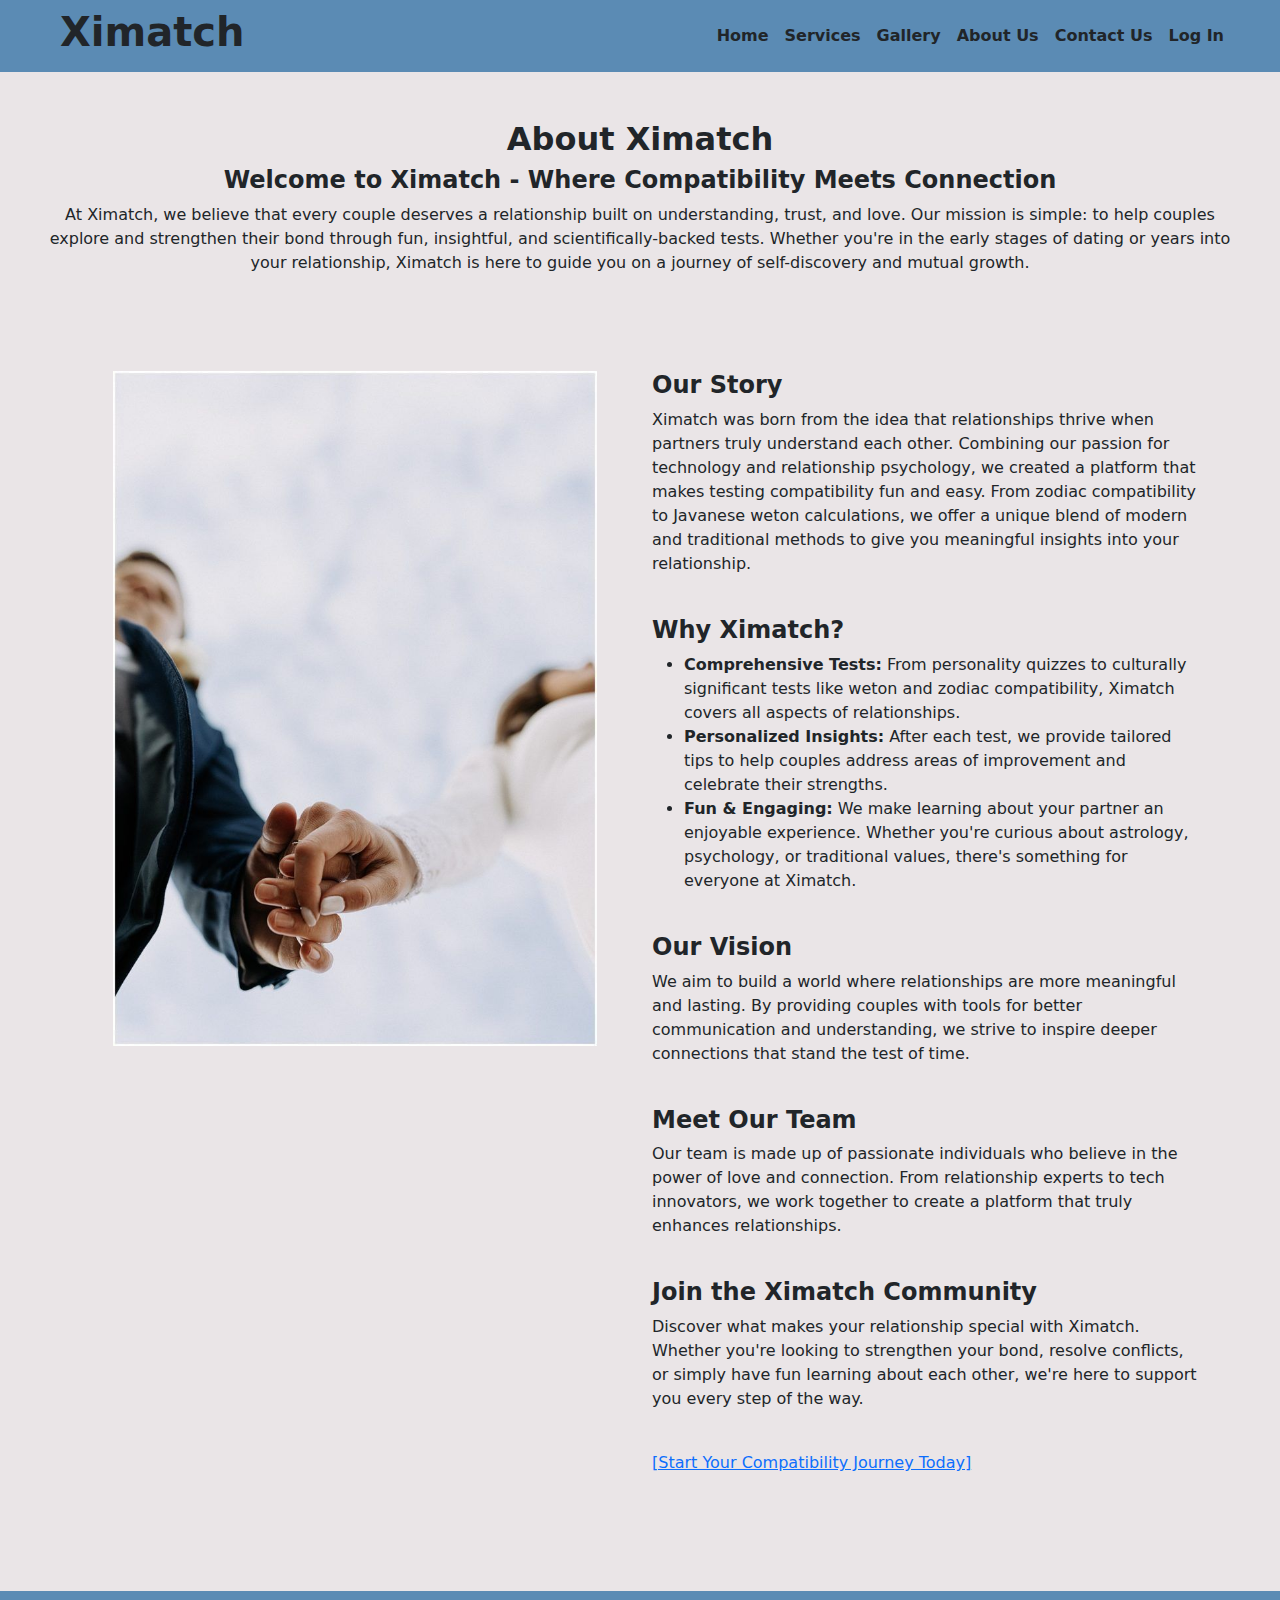
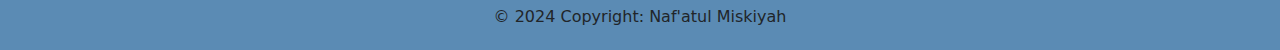
<file: aboutUs.html>
<!DOCTYPE html>
<html lang="en">
    <head>
        <meta charset="utf-8">
        <!--title of the page-->
        <title>Home</title>
        <!--Use bootstrap-->
        <link href="https://cdn.jsdelivr.net/npm/bootstrap@5.3.3/dist/css/bootstrap.min.css" rel="stylesheet" integrity="sha384-QWTKZyjpPEjISv5WaRU9OFeRpok6YctnYmDr5pNlyT2bRjXh0JMhjY6hW+ALEwIH" crossorigin="anonymous">
        <!--Use css styling-->
        <link rel="stylesheet" href="assets/style.css">
    </head>
    <body>
        <!--Header of the page-->
        <header>
            <!--Navbar section-->
            <nav class="navbar navbar-expand-lg navbar-dark" id="other">
                <!--Ximatch-->
                <div class="container-fluid ms-5">
                    <h1><strong>Ximatch</strong></h1>
                    <button class="navbar-toggler" type="button" data-bs-toggle="collapse" data-bs-target="#navbarTogglerDemo01" aria-controls="navbarTogglerDemo01" aria-expanded="false" aria-label="Toggle navigation">
                        <span class="navbar-toggler-icon"></span>
                      </button>
                </div>
                <!--link to other navbar-->
                <div class="collapse navbar-collapse me-5" id="navbarTogglerDemo01">
                    <ul class="navbar-nav">
                        <!--link to the home page-->
                        <li class="nav-item">
                            <a class="nav-link text-dark" href="index.html"><strong>Home</strong></a>
                        </li>
                        <!--link to the services page-->
                        <li class="nav-item">
                            <a class="nav-link text-dark" href="services.html"><strong>Services</strong></a>
                        </li>
                        <!--link to the gallery page-->
                        <li class="nav-item">
                            <a class="nav-link text-dark" href="gallery.html"><strong>Gallery</strong></a>
                        </li>
                        <!--link to the about us page-->
                        <li class="nav-item">
                            <a class="nav-link text-dark text-nowrap" href="aboutUs.html"><strong>About Us</strong></a>
                        </li>
                        <!--link to the contact us page-->
                        <li class="nav-item">
                            <a class="nav-link text-dark text-nowrap" href="contactUs.html"><strong>Contact Us</strong></a>
                        </li>
                        <!--link to the login page-->
                        <li class="nav-item">
                            <a class="nav-link text-dark active text-nowrap" href="login.html"><strong>Log In</strong></a>
                        </li>
                    </ul>
                </div>
            </nav>
        </header>
        <div class="pt-5" id="body">
            <!--header-->
            <h2 class="text-center"><strong>About Ximatch</strong></h2>
            <h4 class="text-center"><strong>Welcome to Ximatch - Where Compatibility Meets Connection</strong></h4>
            <p class="text-center mx-5">At Ximatch, we believe that every couple deserves a relationship built on understanding, trust, and love. Our mission is simple: to help couples explore and strengthen their bond through fun, insightful, and scientifically-backed tests. Whether you're in the early stages of dating or years into your relationship, Ximatch is here to guide you on a journey of self-discovery and mutual growth.</p>
            <div class="container">
                <div class="row">
                    <!--image in left-->
                    <div class="col-lg mb-3">
                        <img src="assets/copy2.jpg" class="mx-auto d-block" style="height: 75vh;" alt="about us image">
                    </div>
                    <!--content in right-->
                    <div class="col-lg mb-3">
                        <h4><strong>Our Story</strong></h4>
                        <p>Ximatch was born from the idea that relationships thrive when partners truly understand each other. Combining our passion for technology and relationship psychology, we created a platform that makes testing compatibility fun and easy. From zodiac compatibility to Javanese weton calculations, we offer a unique blend of modern and traditional methods to give you meaningful insights into your relationship.</p>
                        <br>
                        <h4><strong>Why Ximatch?</strong></h4>
                        <ul>
                            <li><strong>Comprehensive Tests:</strong> From personality quizzes to culturally significant tests like weton and zodiac compatibility, Ximatch covers all aspects of relationships.</li>
                            <li><strong>Personalized Insights:</strong> After each test, we provide tailored tips to help couples address areas of improvement and celebrate their strengths.</li>
                            <li><strong>Fun & Engaging:</strong> We make learning about your partner an enjoyable experience. Whether you're curious about astrology, psychology, or traditional values, there's something for everyone at Ximatch.</li>
                        </ul>
                        <br>
                        <h4><strong>Our Vision</strong></h4>
                        <p>We aim to build a world where relationships are more meaningful and lasting. By providing couples with tools for better communication and understanding, we strive to inspire deeper connections that stand the test of time.</p>
                        <br>
                        <h4><strong>Meet Our Team</strong></h4>
                        <p>Our team is made up of passionate individuals who believe in the power of love and connection. From relationship experts to tech innovators, we work together to create a platform that truly enhances relationships.</p>
                        <br>
                        <h4><strong>Join the Ximatch Community</strong></h4>
                        <p>Discover what makes your relationship special with Ximatch. Whether you're looking to strengthen your bond, resolve conflicts, or simply have fun learning about each other, we're here to support you every step of the way.</p>
                        <br>
                        <a href="login.html">[Start Your Compatibility Journey Today]</a>
                    </div>
                </div>
            </div>
        </div>
        <!--footer-->
        <footer id="footOther">
            <div class="text-center p-3 mt-0" id="other1">
                <h6>© 2024 Copyright: Naf'atul Miskiyah</h6>
            </div>
        </footer>
        <!--script-->
        <script src="https://cdn.jsdelivr.net/npm/bootstrap@5.3.3/dist/js/bootstrap.bundle.min.js" integrity="sha384-YvpcrYf0tY3lHB60NNkmXc5s9fDVZLESaAA55NDzOxhy9GkcIdslK1eN7N6jIeHz" crossorigin="anonymous"></script>
        <!--script JS-->
        <script src="assets/script.js"></script>
    </body>
</html>
</file>
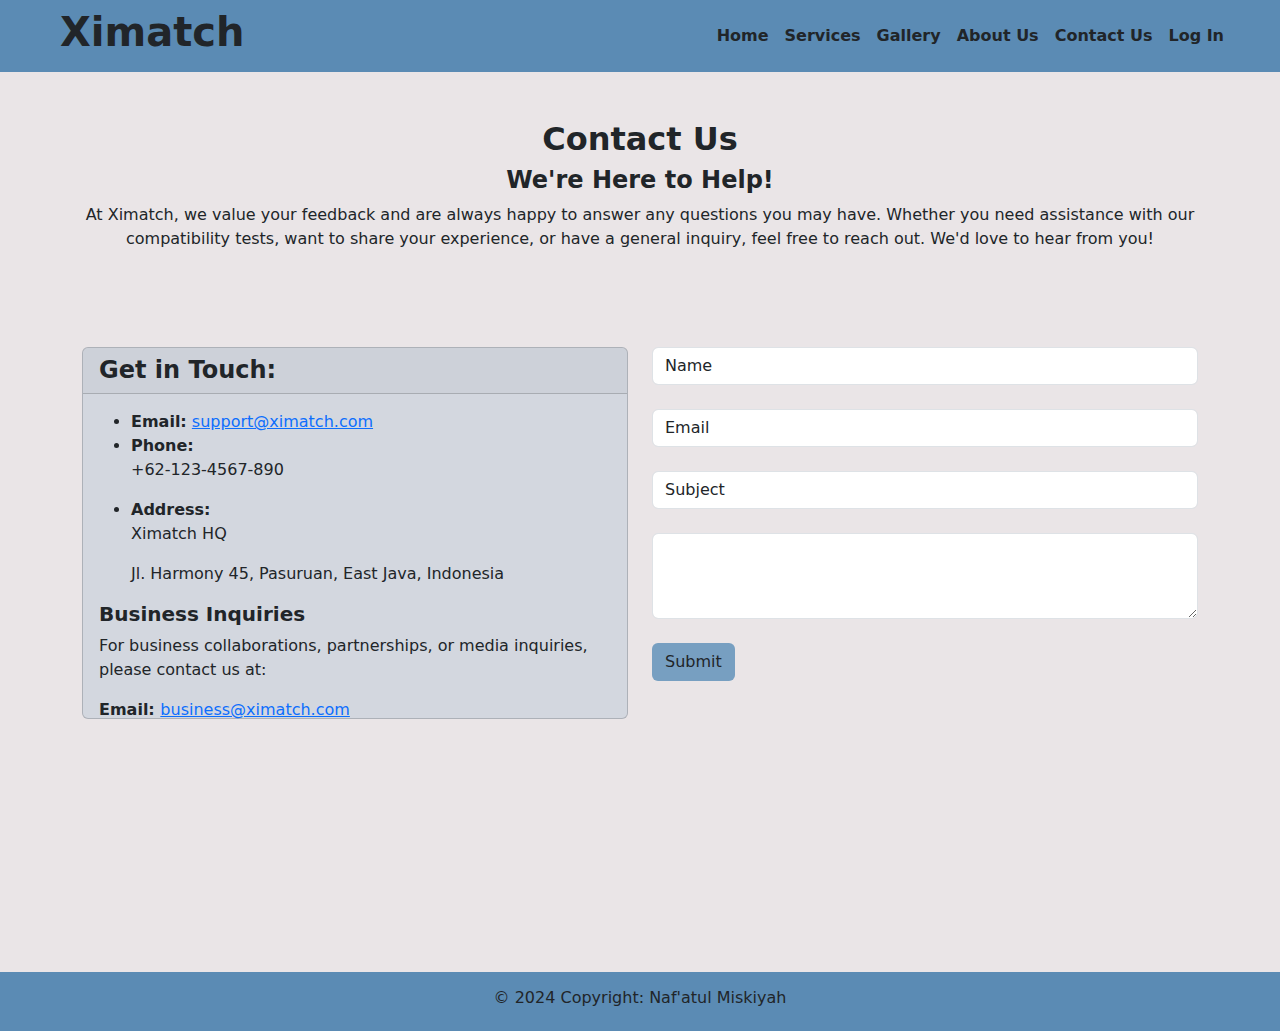
<file: contactUs.html>
<!DOCTYPE html>
<html lang="en">
    <head>
        <meta charset="utf-8">
        <!--title of the page-->
        <title>Home</title>
        <!--Use bootstrap-->
        <link href="https://cdn.jsdelivr.net/npm/bootstrap@5.3.3/dist/css/bootstrap.min.css" rel="stylesheet" integrity="sha384-QWTKZyjpPEjISv5WaRU9OFeRpok6YctnYmDr5pNlyT2bRjXh0JMhjY6hW+ALEwIH" crossorigin="anonymous">
        <!--Use css styling-->
        <link rel="stylesheet" href="assets/style.css">
    </head>
    <body>
        <!--Header of the page-->
        <header>
            <!--Navbar section-->
            <nav class="navbar navbar-expand-lg navbar-dark" id="other">
                <!--Ximatch-->
                <div class="container-fluid ms-5">
                    <h1><strong>Ximatch</strong></h1>
                    <button class="navbar-toggler" type="button" data-bs-toggle="collapse" data-bs-target="#navbarTogglerDemo01" aria-controls="navbarTogglerDemo01" aria-expanded="false" aria-label="Toggle navigation">
                        <span class="navbar-toggler-icon"></span>
                      </button>
                </div>
                <!--link to other navbar-->
                <div class="collapse navbar-collapse me-5" id="navbarTogglerDemo01">
                    <ul class="navbar-nav">
                        <!--link to the home page-->
                        <li class="nav-item">
                            <a class="nav-link text-dark" href="index.html"><strong>Home</strong></a>
                        </li>
                        <!--link to the services page-->
                        <li class="nav-item">
                            <a class="nav-link text-dark" href="services.html"><strong>Services</strong></a>
                        </li>
                        <!--link to the gallery page-->
                        <li class="nav-item">
                            <a class="nav-link text-dark" href="gallery.html"><strong>Gallery</strong></a>
                        </li>
                        <!--link to the about us page-->
                        <li class="nav-item">
                            <a class="nav-link text-dark text-nowrap" href="aboutUs.html"><strong>About Us</strong></a>
                        </li>
                        <!--link to the contact us page-->
                        <li class="nav-item">
                            <a class="nav-link text-dark text-nowrap" href="contactUs.html"><strong>Contact Us</strong></a>
                        </li>
                        <!--link to the login page-->
                        <li class="nav-item">
                            <a class="nav-link text-dark active text-nowrap" href="login.html"><strong>Log In</strong></a>
                        </li>
                    </ul>
                </div>
            </nav>
        </header>
        <!--header-->
        <div class="pt-5" id="body-login">
            <h2 class="text-center"><strong>Contact Us</strong></h2>
            <h4 class="text-center"><strong>We're Here to Help!</strong></h4>
            <p class=" text-center mx-5">At Ximatch, we value your feedback and are always happy to answer any questions you may have. Whether you need assistance with our compatibility tests, want to share your experience, or have a general inquiry, feel free to reach out. We'd love to hear from you!</p>
            <!--content-->
            <div class="container">
                <div class="row">
                    <!--left side get in touch-->
                    <div class="col-lg mb-3">
                        <div class="card">
                            <h4 class="card-header"><strong>Get in Touch:</strong></h4>
                            <div class="card-body">
                                <ul>
                                    <li><strong>Email:</strong>
                                        <a href="support@ximatch.com">support@ximatch.com</a>
                                    </li>
                                    <li><strong>Phone:</strong>
                                        <p>+62-123-4567-890</p>
                                    </li>
                                    <li><strong>Address:</strong>
                                        <p>Ximatch HQ</p>
                                        <p>Jl. Harmony 45, Pasuruan, East Java, Indonesia</p>
                                    </li>
                                </ul>
                                <div class="card-text">
                                    <h5><strong>Business Inquiries</strong></h5>
                                    <p>For business collaborations, partnerships, or media inquiries, please contact us at:</p>
                                    <p><strong>Email: </strong><a href="business@ximatch.com">business@ximatch.com</a> 
                                </div>
                            </div>
                        </div>
                    </div>
                    <!--right side form to contact-->
                    <div class="col-lg mb-3">
                        <input type="text" value="Name" class="form-control">
                        <br>
                        <input type="email" value="Email" class="form-control">
                        <br>
                        <input type="text" value="Subject" class="form-control">
                        <br>
                        <textarea class="form-control" rows="3"></textarea>
                        <br>
                        <input type="button" class="btn" id="button" value="Submit">
                    </div>
                </div>
            </div>
        </div>
        <!--footer-->
        <footer id="footOther">
            <div class="text-center p-3 mt-0" id="other1">
                <h6>© 2024 Copyright: Naf'atul Miskiyah</h6>
            </div>
        </footer>
        <!--script-->
        <script src="https://cdn.jsdelivr.net/npm/bootstrap@5.3.3/dist/js/bootstrap.bundle.min.js" integrity="sha384-YvpcrYf0tY3lHB60NNkmXc5s9fDVZLESaAA55NDzOxhy9GkcIdslK1eN7N6jIeHz" crossorigin="anonymous"></script>
        <!--script JS-->
        <script src="assets/script.js"></script>
    </body>
</html>
</file>
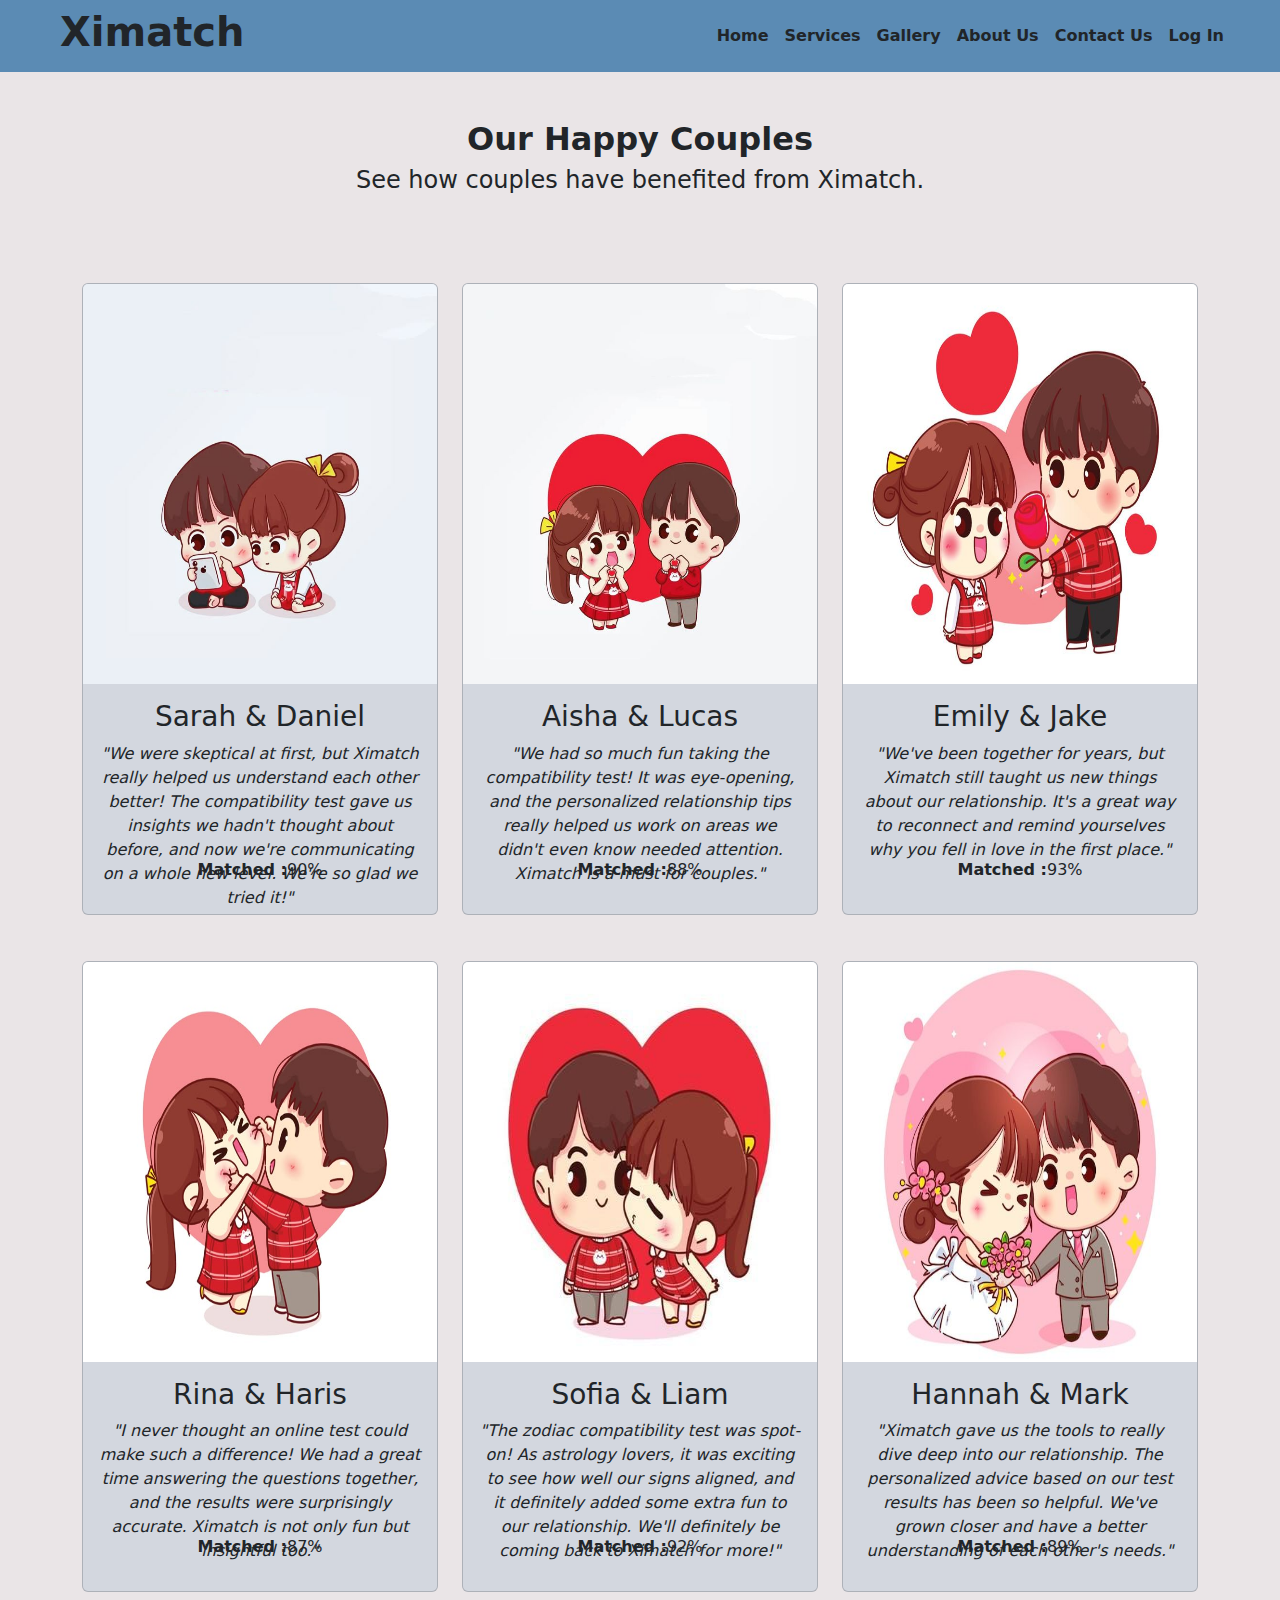
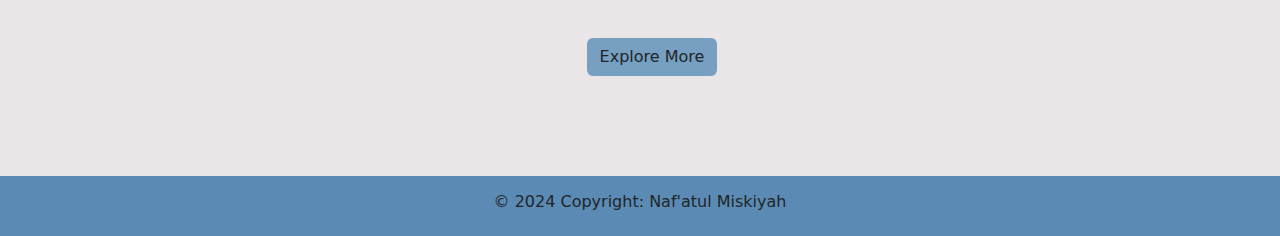
<file: gallery.html>
<!DOCTYPE html>
<html lang="en">
    <head>
        <meta charset="utf-8">
        <!--title of the page-->
        <title>Home</title>
        <!--Use bootstrap-->
        <link href="https://cdn.jsdelivr.net/npm/bootstrap@5.3.3/dist/css/bootstrap.min.css" rel="stylesheet" integrity="sha384-QWTKZyjpPEjISv5WaRU9OFeRpok6YctnYmDr5pNlyT2bRjXh0JMhjY6hW+ALEwIH" crossorigin="anonymous">
        <!--Use css styling-->
        <link rel="stylesheet" href="assets/style.css">
    </head>
    <body>
        <!--Header of the page-->
        <header>
            <!--Navbar section-->
            <nav class="navbar navbar-expand-lg navbar-dark" id="other">
                <!--Ximatch-->
                <div class="container-fluid ms-5">
                    <h1><strong>Ximatch</strong></h1>
                    <button class="navbar-toggler" type="button" data-bs-toggle="collapse" data-bs-target="#navbarTogglerDemo01" aria-controls="navbarTogglerDemo01" aria-expanded="false" aria-label="Toggle navigation">
                        <span class="navbar-toggler-icon"></span>
                      </button>
                </div>
                <!--link to other navbar-->
                <div class="collapse navbar-collapse me-5" id="navbarTogglerDemo01">
                    <ul class="navbar-nav">
                        <!--link to the home page-->
                        <li class="nav-item">
                            <a class="nav-link text-dark" href="index.html"><strong>Home</strong></a>
                        </li>
                        <!--link to the services page-->
                        <li class="nav-item">
                            <a class="nav-link text-dark" href="services.html"><strong>Services</strong></a>
                        </li>
                        <!--link to the gallery page-->
                        <li class="nav-item">
                            <a class="nav-link text-dark" href="gallery.html"><strong>Gallery</strong></a>
                        </li>
                        <!--link to the about us page-->
                        <li class="nav-item">
                            <a class="nav-link text-dark text-nowrap" href="aboutUs.html"><strong>About Us</strong></a>
                        </li>
                        <!--link to the contact us page-->
                        <li class="nav-item">
                            <a class="nav-link text-dark text-nowrap" href="contactUs.html"><strong>Contact Us</strong></a>
                        </li>
                        <!--link to the login page-->
                        <li class="nav-item">
                            <a class="nav-link text-dark active text-nowrap" href="login.html"><strong>Log In</strong></a>
                        </li>
                    </ul>
                </div>
            </nav>
        </header>
        <!--header of the page-->
        <div class="text-center pt-5" id="body">
            <h2><strong>Our Happy Couples</strong></h2>
            <h4>See how couples have benefited from Ximatch.</h4>
            <div class="container">
                <div class="row">
                    <!--testimoni 1-->
                    <div class="col-md mb-3">
                        <div class="card">
                            <img class="card-img-top" src="assets/copy.jpg" height="400" width="100" alt="couple image">
                            <div class="card-body">
                                <h3 class="card-title">Sarah & Daniel</h3>
                                <p class="card-text"><i>"We were skeptical at first, but Ximatch really helped us understand each other better! The compatibility test gave us insights we hadn't thought about before, and now we're communicating on a whole new level. We're so glad we tried it!"</i></p>
                                <p><strong>Matched :</strong>90%</p>
                            </div>
                        </div>
                    </div>
                    <!--testimoni 2-->
                    <div class="col-md mb-3">
                        <div class="card">
                            <img class="card-img-top" src="assets/-2-copy.jpg" height="400" width="100" alt="couple image">
                            <div class="card-body">
                                <h3 class="card-title">Aisha & Lucas</h3>
                                <p class="card-text"><i>"We had so much fun taking the compatibility test! It was eye-opening, and the personalized relationship tips really helped us work on areas we didn't even know needed attention. Ximatch is a must for couples."</i></p>
                                <p><strong>Matched :</strong>88%</p>
                            </div>
                        </div>
                    </div>
                    <!--testimoni 3-->
                    <div class="col-md mb-3">
                        <div class="card">
                            <img class="card-img-top" src="assets/Download-Boy-gives-flower-to-girl-cute-couple-Happy-valentine-cartoon-character-illustration-for-free.jpg" height="400" width="100" alt="couple image">
                            <div class="card-body">
                                <h3 class="card-title">Emily & Jake</h3>
                                <p class="card-text"><i>"We've been together for years, but Ximatch still taught us new things about our relationship. It's a great way to reconnect and remind yourselves why you fell in love in the first place."</i></p>
                                <p><strong>Matched :</strong>93%</p>
                            </div>
                        </div>
                    </div>
                </div>
                <div class="row">
                    <!--testimoni 4-->
                    <div class="col-md mb-3">
                        <div class="card">
                            <img class="card-img-top" src="assets/DownloadCuteboycheekpinchinghisgirlfriendHappyvalentinecartooncharacterillustrationforfree.jpg" height="400" width="100" alt="couple image">
                            <div class="card-body">
                                <h3 class="card-title">Rina & Haris</h3>
                                <p class="card-text"><i>"I never thought an online test could make such a difference! We had a great time answering the questions together, and the results were surprisingly accurate. Ximatch is not only fun but insightful too."</i></p>
                                <p><strong>Matched :</strong>87%</p>
                            </div>
                        </div>
                    </div>
                    <!--testimoni 5-->
                    <div class="col-md mb-3">
                        <div class="card">
                            <img class="card-img-top" src="assets/DownloadCutegirlkissingherboyfriendHappyvalentinecartooncharacterillustrationforfree.jpg" height="400" width="100" alt="couple image">
                            <div class="card-body">
                                <h3 class="card-title">Sofia & Liam</h3>
                                <p class="card-text"><i>"The zodiac compatibility test was spot-on! As astrology lovers, it was exciting to see how well our signs aligned, and it definitely added some extra fun to our relationship. We'll definitely be coming back to Ximatch for more!"</i></p>
                                <p><strong>Matched :</strong>92%</p>
                            </div>
                        </div>
                    </div>
                    <!--testimoni 6-->
                    <div class="col-md mb-3">
                        <div class="card">
                            <img class="card-img-top" src="assets/PremiumVector-Weddingcouplecartooncharacterillustration.jpg" height="400" width="100" alt="couple image">
                            <div class="card-body">
                                <h3 class="card-title">Hannah & Mark</h3>
                                <p class="card-text"><i>"Ximatch gave us the tools to really dive deep into our relationship. The personalized advice based on our test results has been so helpful. We've grown closer and have a better understanding of each other's needs."</i></p>
                                <p><strong>Matched :</strong>89%</p>
                            </div>
                        </div>
                    </div>
                </div>
                <div class="row">
                    <div class="col-xl"></div>
                    <div class="col-xl"></div>
                    <div class="col-xl">
                        <button class="btn ms-4" id="button">Explore More</button>
                    </div>
                    <div class="col-xl"></div>
                    <div class="col-xl"></div>
                </div>
            </div>
        </div>
        <footer id="footOther">
            <div class="text-center p-3 mt-0" id="other1">
                <h6>© 2024 Copyright: Naf'atul Miskiyah</h6>
            </div>
        </footer>
        <!--script-->
        <script src="https://cdn.jsdelivr.net/npm/bootstrap@5.3.3/dist/js/bootstrap.bundle.min.js" integrity="sha384-YvpcrYf0tY3lHB60NNkmXc5s9fDVZLESaAA55NDzOxhy9GkcIdslK1eN7N6jIeHz" crossorigin="anonymous"></script>
        <!--script JS-->
        <script src="assets/script.js"></script>
    </body>
</html>
</file>
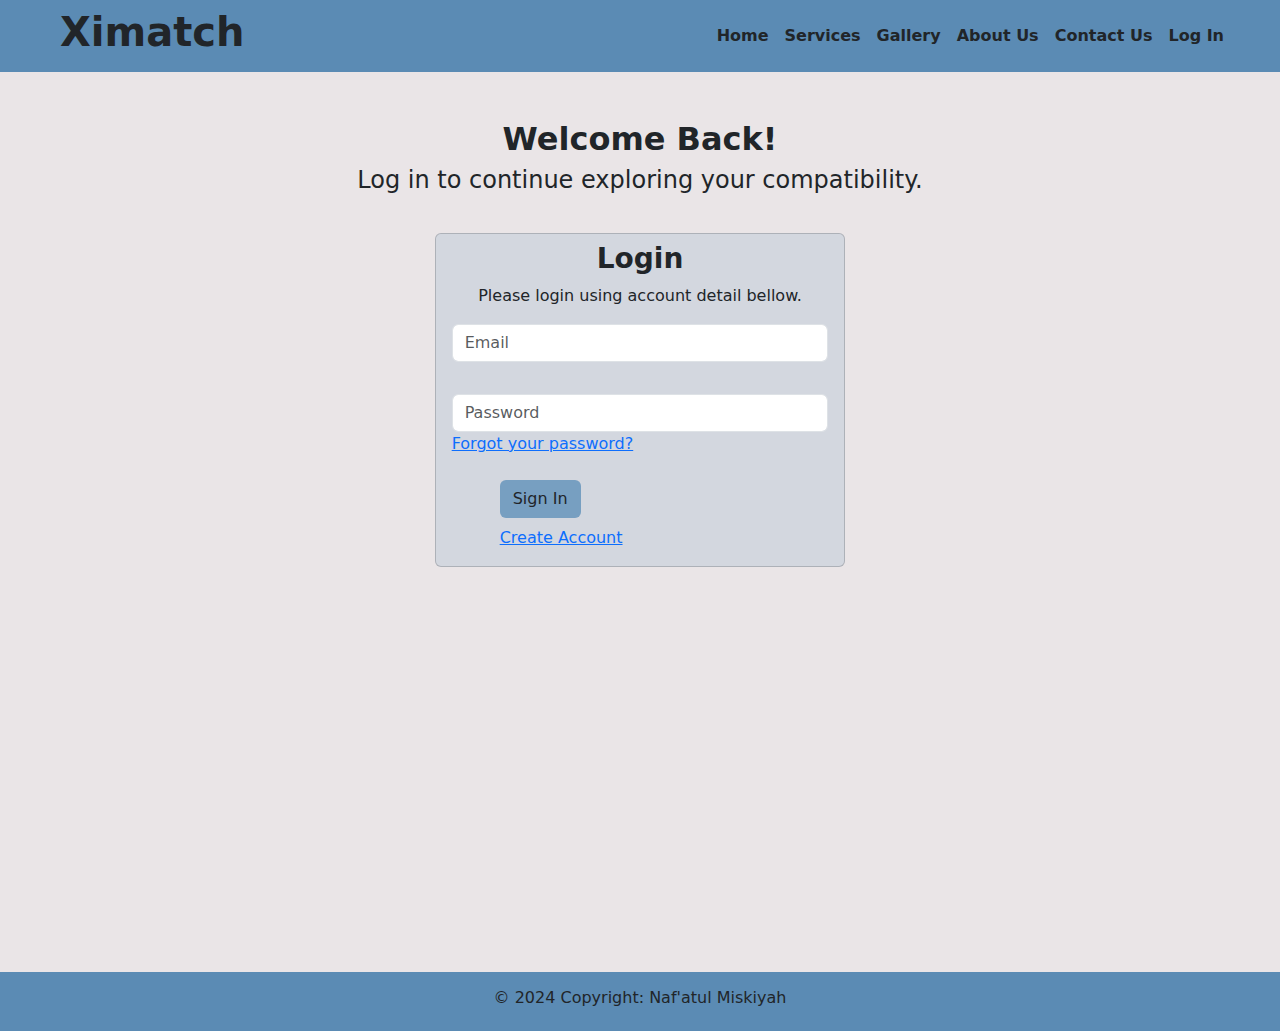
<file: login.html>
<!DOCTYPE html>
<html lang="en">
    <head>
        <meta charset="utf-8">
        <!--title of the page-->
        <title>Home</title>
        <!--Use bootstrap-->
        <link href="https://cdn.jsdelivr.net/npm/bootstrap@5.3.3/dist/css/bootstrap.min.css" rel="stylesheet" integrity="sha384-QWTKZyjpPEjISv5WaRU9OFeRpok6YctnYmDr5pNlyT2bRjXh0JMhjY6hW+ALEwIH" crossorigin="anonymous">
        <!--Use css styling-->
        <link rel="stylesheet" href="assets/style.css">
    </head>
    <body>
        <!--Header of the page-->
        <header>
            <!--Navbar section-->
            <nav class="navbar navbar-expand-lg navbar-dark" id="other">
                <!--Ximatch-->
                <div class="container-fluid ms-5">
                    <h1><strong>Ximatch</strong></h1>
                    <button class="navbar-toggler" type="button" data-bs-toggle="collapse" data-bs-target="#navbarTogglerDemo01" aria-controls="navbarTogglerDemo01" aria-expanded="false" aria-label="Toggle navigation">
                        <span class="navbar-toggler-icon"></span>
                      </button>
                </div>
                <!--link to other navbar-->
                <div class="collapse navbar-collapse me-5" id="navbarTogglerDemo01">
                    <ul class="navbar-nav">
                        <!--link to the home page-->
                        <li class="nav-item">
                            <a class="nav-link text-dark" href="index.html"><strong>Home</strong></a>
                        </li>
                        <!--link to the services page-->
                        <li class="nav-item">
                            <a class="nav-link text-dark" href="services.html"><strong>Services</strong></a>
                        </li>
                        <!--link to the gallery page-->
                        <li class="nav-item">
                            <a class="nav-link text-dark" href="gallery.html"><strong>Gallery</strong></a>
                        </li>
                        <!--link to the about us page-->
                        <li class="nav-item">
                            <a class="nav-link text-dark text-nowrap" href="aboutUs.html"><strong>About Us</strong></a>
                        </li>
                        <!--link to the contact us page-->
                        <li class="nav-item">
                            <a class="nav-link text-dark text-nowrap" href="contactUs.html"><strong>Contact Us</strong></a>
                        </li>
                        <!--link to the login page-->
                        <li class="nav-item">
                            <a class="nav-link text-dark active text-nowrap" href="login.html"><strong>Log In</strong></a>
                        </li>
                    </ul>
                </div>
            </nav>
        </header>
        <div class="pt-5" id="body-login">
            <!--header-->
            <h2 class="text-center"><strong>Welcome Back!</strong></h2>
            <h4 class="text-center">Log in to continue exploring your compatibility.</h4>
            <div class="row">
                <div class="col-lg"></div>
                <div class="col-lg">
                    <div class="card px-3" id="card-login">
                        <!--form input login-->
                        <h3 class="text-center mt-2"><strong>Login</strong></h3>
                        <p class="text-center">Please login using account detail bellow.</p>
                        <input type="email" class="form-control" placeholder="Email"><br>
                        <input type="password" class="form-control mt-2" placeholder="Password">
                        <a href="#">Forgot your password?</a><br>
                        <input type="button" class="btn mt-4 ms-5" id="button" value="Sign In">
                        <p class="mt-2 ms-5"><a href="#" id="create">Create Account</a><br></p>
                    </div>
                </div>
                <div class="col-lg"></div>
            </div>
            <!--form input create account hide-->
            <div class="row">
                <div class="col-lg"></div>
                <div class="col-lg">
                    <div class="card px-3" id="card-register">
                        <h3 class="text-center mt-2"><strong>Create Account</strong></h3>
                        <p class="text-center">Please Register using account detail bellow.</p>
                        <input type="text" class="form-control" placeholder="First Name"><br>
                        <input type="text" class="form-control mt-2" placeholder="Last Name"><br>
                        <input type="email" class="form-control mt-2" placeholder="Email"><br>
                        <input type="password" class="form-control mt-2" placeholder="Password"><br>
                        <input type="button" class="btn mx-5 mt-2" id="button1" value="Create">
                        <p class="ms-5 mb-2">Already have account? <a href="#" id="log">Login</a><br></p>
                    </div>
                </div>
                <div class="col-lg"></div>
            </div>
        </div>
        <!--footer-->
        <footer id="footOther">
            <div class="text-center p-3 mt-0" id="other1">
                <h6>© 2024 Copyright: Naf'atul Miskiyah</h6>
            </div>
        </footer>
        <!--script-->
        <script src="https://cdn.jsdelivr.net/npm/bootstrap@5.3.3/dist/js/bootstrap.bundle.min.js" integrity="sha384-YvpcrYf0tY3lHB60NNkmXc5s9fDVZLESaAA55NDzOxhy9GkcIdslK1eN7N6jIeHz" crossorigin="anonymous"></script>
        <!--script JS-->
        <script src="assets/script2.js"></script>
    </body>
</html>
</file>
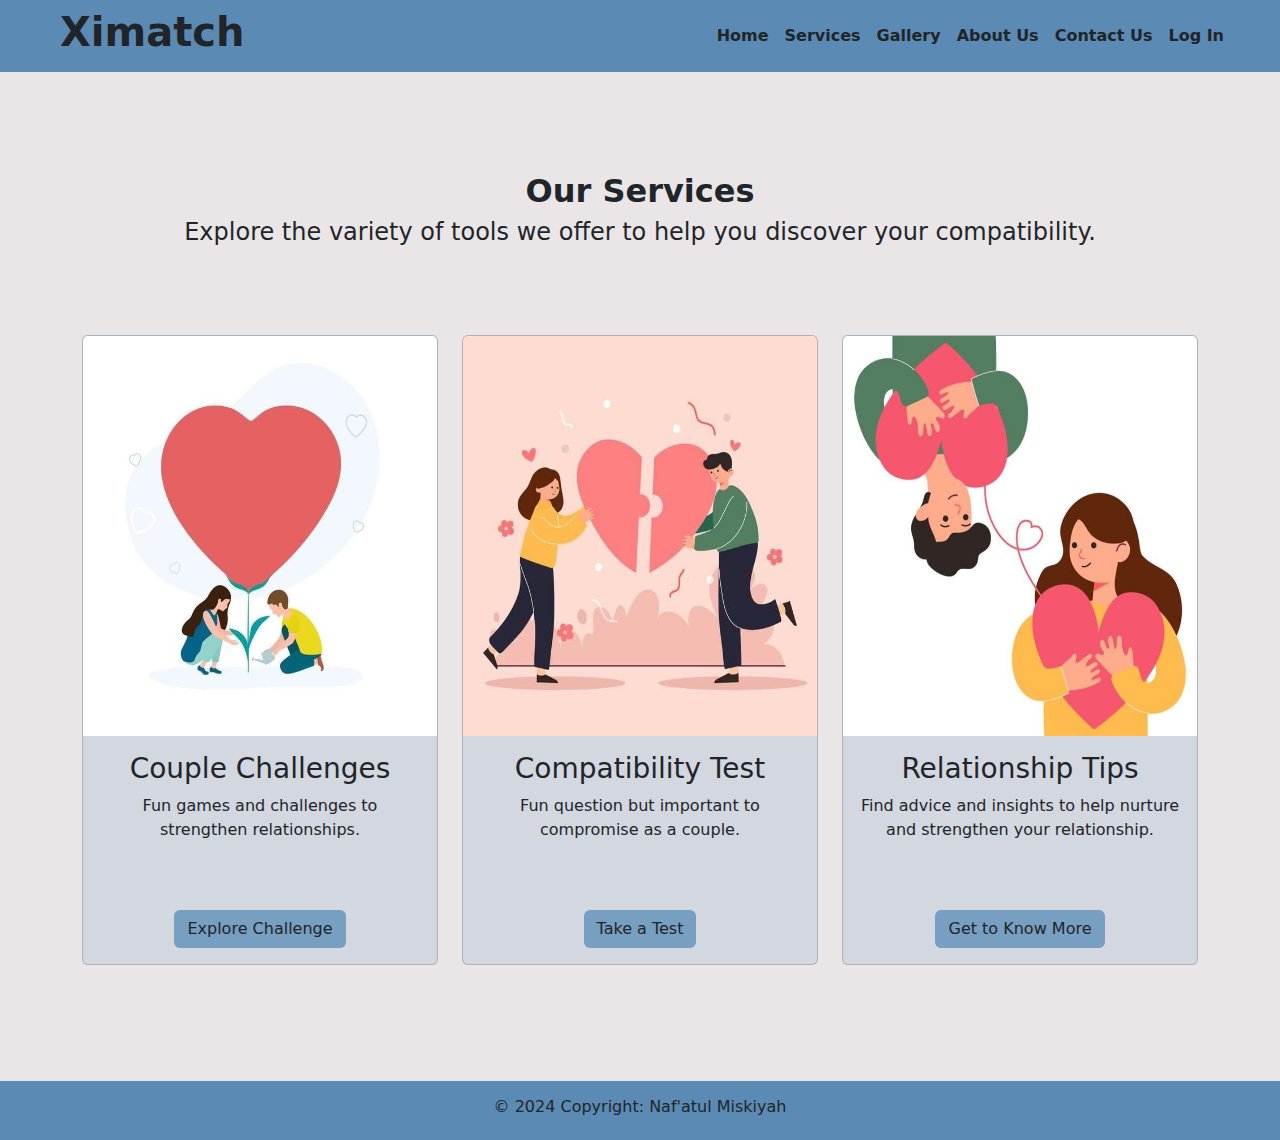
<file: services.html>
<!DOCTYPE html>
<html lang="en">
    <head>
        <meta charset="utf-8">
        <!--title of the page-->
        <title>Home</title>
        <!--Use bootstrap-->
        <link href="https://cdn.jsdelivr.net/npm/bootstrap@5.3.3/dist/css/bootstrap.min.css" rel="stylesheet" integrity="sha384-QWTKZyjpPEjISv5WaRU9OFeRpok6YctnYmDr5pNlyT2bRjXh0JMhjY6hW+ALEwIH" crossorigin="anonymous">
        <!--Use css styling-->
        <link rel="stylesheet" href="assets/style.css">
    </head>
    <body>
        <!--Header of the page-->
        <header>
            <!--Navbar section-->
            <nav class="navbar navbar-expand-lg navbar-dark" id="other">
                <!--Ximatch-->
                <div class="container-fluid ms-5">
                    <h1><strong>Ximatch</strong></h1>
                    <button class="navbar-toggler" type="button" data-bs-toggle="collapse" data-bs-target="#navbarTogglerDemo01" aria-controls="navbarTogglerDemo01" aria-expanded="false" aria-label="Toggle navigation">
                        <span class="navbar-toggler-icon"></span>
                      </button>
                </div>
                <!--link to other navbar-->
                <div class="collapse navbar-collapse me-5" id="navbarTogglerDemo01">
                    <ul class="navbar-nav">
                        <!--link to the home page-->
                        <li class="nav-item">
                            <a class="nav-link text-dark" href="index.html"><strong>Home</strong></a>
                        </li>
                        <!--link to the services page-->
                        <li class="nav-item">
                            <a class="nav-link text-dark" href="services.html"><strong>Services</strong></a>
                        </li>
                        <!--link to the gallery page-->
                        <li class="nav-item">
                            <a class="nav-link text-dark" href="gallery.html"><strong>Gallery</strong></a>
                        </li>
                        <!--link to the about us page-->
                        <li class="nav-item">
                            <a class="nav-link text-dark text-nowrap" href="aboutUs.html"><strong>About Us</strong></a>
                        </li>
                        <!--link to the contact us page-->
                        <li class="nav-item">
                            <a class="nav-link text-dark text-nowrap" href="contactUs.html"><strong>Contact Us</strong></a>
                        </li>
                        <!--link to the login page-->
                        <li class="nav-item">
                            <a class="nav-link text-dark active text-nowrap" href="login.html"><strong>Log In</strong></a>
                        </li>
                    </ul>
                </div>
            </nav>
        </header>
        <!--Content-->
        <div class="text-center" id="body-services">
            <!--heading and sub heading of the content-->
            <div>
                <h2><strong>Our Services</strong></h2>
                <h4>Explore the variety of tools we offer to help you discover your compatibility.</h4>
            </div>
            <!--content value-->
            <div class="container">
                <div class="row">
                    <!-- couple challenges-->
                    <div class="col-lg mb-3">
                        <div class="card">
                            <img class="card-img-top" src="assets/Couple-Challenge.jpg" height="400" width="100" alt="couple challenge image">
                            <div class="card-body">
                                <h3 class="card-title">Couple Challenges</h3>
                                <p class="card-text">Fun games and challenges to strengthen relationships.</p>
                                <a href="#" class="btn" id="button">Explore Challenge</a>
                            </div>
                        </div>
                    </div>
                    <!--compatibility test-->
                    <div class="col-lg mb-3">
                        <div class="card">
                            <img class="card-img-top" src="assets/Compatibility-Test.jpg" height="400" width="100" alt="compatibility test image">
                            <div class="card-body">
                                <h3 class="card-title">Compatibility Test</h3>
                                <p class="card-text">Fun question but important to compromise as a couple.</p>
                                <a href="#" class="btn" id="button-test">Take a Test</a>
                            </div>
                        </div>
                    </div>
                    <!--relationship tips-->
                    <div class="col-lg mb-3">
                        <div class="card">
                            <img class="card-img-top" src="assets/Relationship-Tips.jpg" height="400" width="100" alt="relationship tips image">
                            <div class="card-body">
                                <h3 class="card-title">Relationship Tips</h3>
                                <p class="card-text">Find advice and insights to help nurture and strengthen your relationship.</p>
                                <a href="#" class="btn" id="button2">Get to Know More</a>
                            </div>
                        </div>
                    </div>
                </div>
            </div>
        </div>
        <!--Hide content form-->
        <div class="text-center" id="hide">
            <div>
                <h2><strong>Welcome to the Compatibility Test</strong></h2>
                <h4><strong>Are you and your partner a perfect match? Let's find out!</strong></h4>
            </div>
            <div class="container">
                <p class="px-5">We're thrilled to help you discover more about your relationship. This test will guide you through fun and insightful questions designed to explore your compatibility on different levels—values, personality, communication, and more.</p>
                <br>
                <h3>FOR A FUNNIER EXPERIENCE, LETS DIVE INTO INDONESIAN CULTURE TOGETHER!</h3>
                <br>
                <!--Fill the form for self-->
                <div class="row">
                    <div class="col-md mb-3">
                        <h4 class="text-center"><strong>Form Diri Sendiri</strong></h4>
                        <br>
                        <!--jenis kelamin-->
                        <label for="gender-self">Jenis Kelamin</label>
                        <select class="form-select" id="gender-self">
                            <option value="--Select Option--">--Select Option--</option>
                            <option>Cewe</option>
                            <option>Cowo</option>
                        </select>
                        <br>
                        <!--zodiak-->
                        <label for="zodiak-self">Zodiak</label>
                        <select class="form-select" id="zodiak-self">
                            <option value="--Select Option--">--Select Option--</option>
                            <option>Aries (March 21 - April 19)</option>
                            <option>Taurus (April 20 - May 20)</option>
                            <option>Gemini (May 21 - June 20)</option>
                            <option>Cancer (June 21 - July 22)</option>
                            <option>Leo (July 23 - August 22)</option>
                            <option>Virgo (August 23 - September 22)</option>
                            <option>Libra (September 23 - October 22)</option>
                            <option>Scorpio (October 23 - November 21)</option>
                            <option>Sagittarius (November 22 - December 21)</option>
                            <option>Capricorn (December 22 - January 19)</option>
                            <option>Aquarius (January 20 - February 18)</option>
                            <option>Pisces (February 19 - March 20)</option>
                        </select>
                        <br>
                        <!--tim bubur-->
                        <label for="bubur-self">Tim Bubur?</label>
                        <select class="form-select" id="bubur-self">
                            <option value="--Select Option--">--Select Option--</option>
                            <option>Diaduk</option>
                            <option>Tidak Diaduk</option>
                        </select>
                        <br>
                        <!--tim tidur lampu-->
                        <label for="lampu-self">Tim Tidur Lampu?</label>
                        <select class="form-select" id="lampu-self">
                            <option value="--Select Option--">--Select Option--</option>
                            <option>Mati</option>
                            <option>Hidup</option>
                        </select>
                        <br>
                        <!--tim posisi tidur-->
                        <label for="posisi-self">Tim Tidur Posisi?</label>
                        <select class="form-select" id="posisi-self">
                            <option value="--Select Option--">--Select Option--</option>
                            <option>Dekat Dinding</option>
                            <option>Tidak Dekat Dinding</option>
                        </select>
                        <br>
                        <!--tim suka apa-->
                        <label for="suka-self">Lebih Suka Apa?</label>
                        <select class="form-select" id="suka-self">
                            <option value="--Select Option--">--Select Option--</option>
                            <option>Pantai</option>
                            <option>Gunung</option>
                        </select>
                        <br>
                        <!--tim wc apa-->
                        <label for="wc-self">Tim WC Apa?</label>
                        <select class="form-select" id="wc-self">
                            <option value="--Select Option--">--Select Option--</option>
                            <option>Duduk</option>
                            <option>Jongkok</option>
                        </select>
                    </div>
                    <!--fill the form partner-->
                    <div class="col-md mb-3">
                        <h4 class="text-center"><strong>Form Pasanganmu</strong></h4>
                        <br>
                        <!--jenis kelamin-->
                        <label for="gender-partner">Jenis Kelamin</label>
                        <select class="form-select" id="gender-partner">
                            <option value="--Select Option--">--Select Option--</option>
                            <option>Cewe</option>
                            <option>Cowo</option>
                        </select>
                        <br>
                        <!--zodiak-->
                        <label for="zodiak-partner">Zodiak</label>
                        <select class="form-select" id="zodiak-partner">
                            <option value="--Select Option--">--Select Option--</option>
                            <option>Aries (March 21 - April 19)</option>
                            <option>Taurus (April 20 - May 20)</option>
                            <option>Gemini (May 21 - June 20)</option>
                            <option>Cancer (June 21 - July 22)</option>
                            <option>Leo (July 23 - August 22)</option>
                            <option>Virgo (August 23 - September 22)</option>
                            <option>Libra (September 23 - October 22)</option>
                            <option>Scorpio (October 23 - November 21)</option>
                            <option>Sagittarius (November 22 - December 21)</option>
                            <option>Capricorn (December 22 - January 19)</option>
                            <option>Aquarius (January 20 - February 18)</option>
                            <option>Pisces (February 19 - March 20)</option>
                        </select>
                        <br>
                        <!--tim bubur-->
                        <label for="bubur-partner">Tim Bubur?</label>
                        <select class="form-select" id="bubur-partner">
                            <option value="--Select Option--">--Select Option--</option>
                            <option>Diaduk</option>
                            <option>Tidak Diaduk</option>
                        </select>
                        <br>
                        <!--tim tidur lampu-->
                        <label for="lampu-partner">Tim Tidur Lampu?</label>
                        <select class="form-select" id="lampu-partner">
                            <option value="--Select Option--">--Select Option--</option>
                            <option>Mati</option>
                            <option>Hidup</option>
                        </select>
                        <br>
                        <!--tim tidur posisi-->
                        <label for="posisi-partner">Tim Tidur Posisi?</label>
                        <select class="form-select" id="posisi-partner">
                            <option value="--Select Option--">--Select Option--</option>
                            <option>Dekat Dinding</option>
                            <option>Tidak Dekat Dinding</option>
                        </select>
                        <br>
                        <!--ttim suka apa-->
                        <label for="suka-partner">Lebih Suka Apa?</label>
                        <select class="form-select" id="suka-partner">
                            <option value="--Select Option--">--Select Option--</option>
                            <option>Pantai</option>
                            <option>Gunung</option>
                        </select>
                        <br>
                        <!--tim wc apa-->
                        <label for="wc-partner">Tim WC Apa?</label>
                        <select class="form-select" id="wc-partner">
                            <option value="--Select Option--">--Select Option--</option>
                            <option>Duduk</option>
                            <option>Jongkok</option>
                        </select>
                    </div>
                    <!--button save data-->
                    <div class="row mt-5">
                        <div class="col-xl"></div>
                        <div class="col-xl"></div>
                        <div class="col-xl">
                            <button class="btn ms-4" id="submit">Submit</button>
                        </div>
                        <div class="col-xl"></div>
                        <div class="col-xl"></div>
                    </div>
                </div>
            </div>
        </div>
        <!--Hide content result-->
        <div class="text-center" id="hide-result">
            <br>
            <div class="container">
                <div class="row">
                    <div class="col-xl"></div>
                    <div class="col-xl">
                        <!--show result with bar-->
                        <h3><strong>Here is Your Result</strong></h3>
                        <h4>!! CONGRATULATION !!</h4>
                        <div class="progress">
                            <div class="progress-bar" style="width: 60%;" id="result-progres"></div>
                        </div>
                        <br>
                        <h4 id="result-text"></h4>
                    </div>
                    <div class="col-xl"></div>
                </div>
            </div>
            <!--relationship tips-->
            <h5 class="mt-3">Here is the relationship tips you can figure out:</h5>
            <div class="container">
                <div class="row">
                    <div class="col-lg mb-3">
                        <div class="card">
                            <img class="card-img-top" src="assets/-2.jpg" height="400" width="100" alt="couple image">
                            <div class="card-body">
                                <h3 class="card-title">Prioritize Communication</h3>
                                <p class="card-text">Open, honest communication is the foundation of a healthy relationship. Set aside time to talk about your feelings, your day, and any issues you're facing as a couple.</p>
                                <a href="#" class="btn" id="button6">Get to Know More</a>
                            </div>
                        </div>
                    </div>
                    <div class="col-lg mb-3">
                        <div class="card">
                            <img class="card-img-top" src="assets/.jpg" height="400" width="100" alt="couple image">
                            <div class="card-body">
                                <h3 class="card-title">Embrace Conflict Resolution</h3>
                                <p class="card-text">Disagreements are normal, but how you handle them matters. Focus on resolving conflicts with respect and patience, and avoid bringing up past issues.</p>
                                <a href="#" class="btn" id="button3">Get to Know More</a>
                            </div>
                        </div>
                    </div>
                    <div class="col-lg mb-3">
                        <div class="card">
                            <img class="card-img-top" src="assets/Cartoon.jpg" height="400" width="100" alt="couple image">
                            <div class="card-body">
                                <h3 class="card-title">Laugh Together</h3>
                                <p class="card-text">Humor can help couples navigate tough times. Share jokes, fun stories, or watch a funny movie together to keep the atmosphere light and joyful.</p>
                                <a href="#" class="btn" id="button4">Get to Know More</a>
                            </div>
                        </div>
                    </div>
                </div>
            </div>
        </div>
        <footer>
            <div class="text-center p-3 mt-0" id="other1">
                <h6>© 2024 Copyright: Naf'atul Miskiyah</h6>
            </div>
        </footer>
        <!--script-->
        <script src="https://cdn.jsdelivr.net/npm/bootstrap@5.3.3/dist/js/bootstrap.bundle.min.js" integrity="sha384-YvpcrYf0tY3lHB60NNkmXc5s9fDVZLESaAA55NDzOxhy9GkcIdslK1eN7N6jIeHz" crossorigin="anonymous"></script>
        <!--script JS-->
        <script src="assets/script.js"></script>
    </body>
</html>
</file>
<file: assets/style.css>
/* banckground style*/
#intro{
    background-image: url("Untitled\ design.png");
    height: 100vh;
    width: 100vw;
}
/* Height for devices larger than 576px */
@media (min-width: 992px) {
    #intro {
      margin-top: -75px;
    }
    #navbarTogglerDemo01 {
        margin-right: 50px;
    }
    #body-login{
        background-color: #eae5e7;
        padding-top: 100px;
        padding-bottom: 100px;
        height: 100vh;
    }
  }
/*background color for navbar home*/
#navbar{
    background-color: rgba(182, 200, 214, 0.5);
}
/*background color for footer home*/
#footer{
    background-color: rgba(91, 139, 180, 0.5);
}
/*margin for content home*/
#home{
    margin: 40vh 0 0 0;
}
/*background color for footer all*/
#other1{
    background-color:#5b8bb4;
}
/*background color for navbar all*/
#other{
    background-color:#5b8bb4;
}
/*background and padding all*/
#body, #body-services{
    background-color: #eae5e7;
    padding-top: 100px;
    padding-bottom: 100px;
}

#body-login{
    background-color: #eae5e7;
    padding-top: 100px;
    padding-bottom: 100px;
}

/*padding container*/
.container{
    padding-top: 50px;
}
/*background button*/
#button, #submit, #button-test, #button2, #button3, #button4, #button5, #button6{
    background-color: #779fc1;
}
/*background for card*/
.card{
    background-color: rgba(119, 159, 193, 0.2);
}
/*background and padding services*/
#hide, #hide-result{
    background-color: #eae5e7;
    padding-bottom: 100px;
    padding-top: 100px;
}
/*sizing card text*/
.card-text{
    height: 100px;
}
/*padding for row*/
.row{
    padding-top: 30px;
}

#navbarTogglerDemo01 {
    margin-left: 50px;
}
</file>
